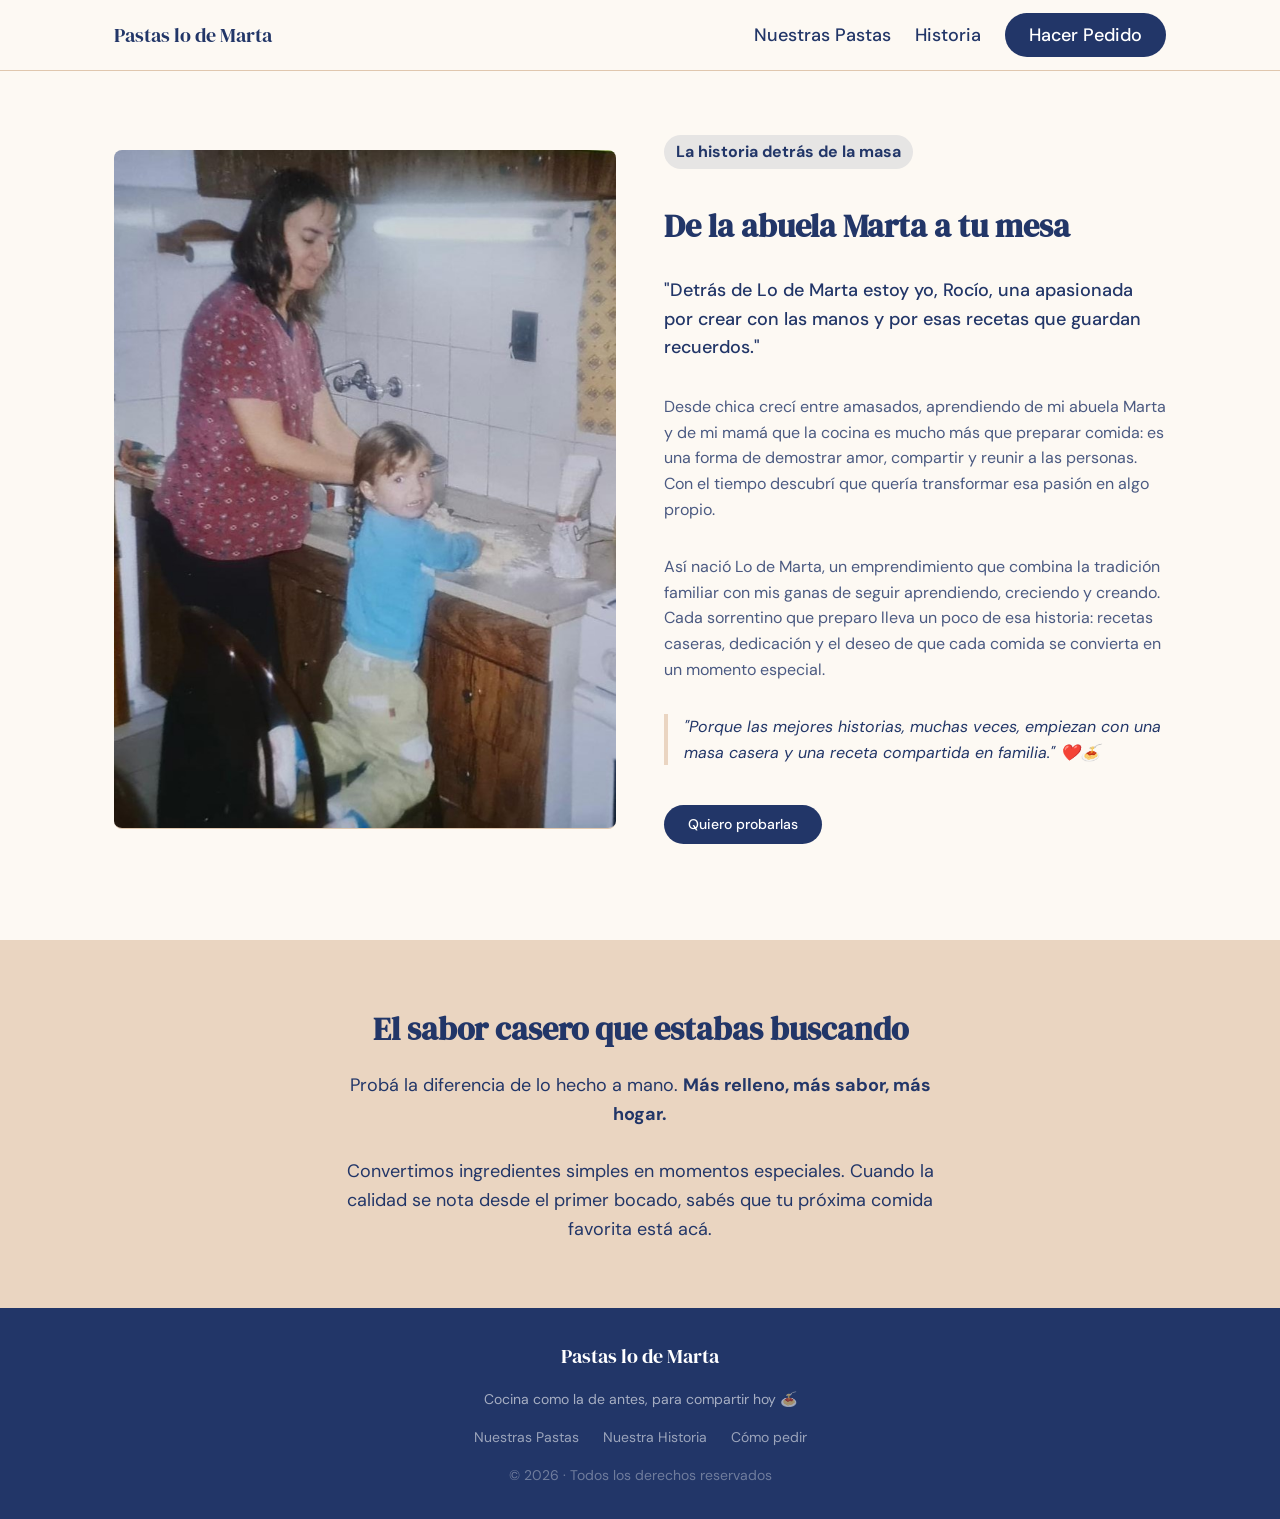
<file: historia.html>
<!DOCTYPE html>
<html lang="es">

<head>
  <meta charset="UTF-8" />
  <meta name="viewport" content="width=device-width, initial-scale=1.0" />
  <meta name="description"
    content="Conocé la historia detrás de nuestras pastas artesanales. De Ucrania a tu mesa, una tradición que cruza el océano." />
  <link rel="icon"
    href="data:image/svg+xml,<svg xmlns='http://www.w3.org/2000/svg' viewBox='0 0 100 100'><text y='.9em' font-size='90'>🍝</text></svg>" />
  <title>Nuestra Historia | Pastas lo de Marta</title>

  <link rel="preconnect" href="https://fonts.googleapis.com" />
  <link rel="preconnect" href="https://fonts.gstatic.com" crossorigin />
  <link href="https://fonts.googleapis.com/css2?family=DM+Sans:wght@400;500;700&family=DM+Serif+Display&display=swap"
    rel="stylesheet" />

  <link rel="stylesheet" href="css/variables.css" />
  <link rel="stylesheet" href="css/base.css" />
  <link rel="stylesheet" href="css/components.css" />
  <link rel="stylesheet" href="css/layout.css" />
</head>

<body>
  <header class="header">
    <nav class="nav container">
      <a href="index.html" class="nav__logo">Pastas lo de Marta</a>

      <button class="nav__toggle" aria-label="Abrir menú" id="navToggle">
        <span></span>
        <span></span>
        <span></span>
      </button>

      <ul class="nav__links" id="navLinks">
        <li><a href="index.html#productos">Nuestras Pastas</a></li>
        <li><a href="historia.html">Historia</a></li>
        <li><a href="index.html#contacto" class="btn btn--primary">Hacer Pedido</a></li>
      </ul>
    </nav>
  </header>

  <section class="section" style="padding-top: 4rem;">
    <div class="container">
      <div class="split">

        <div class="split__image">
          <img src="assets/images/historia.jpg" alt="Rocío y la historia de Lo de Marta" class="card__image"
            style="height: 100%; border-radius: var(--radius-md); object-fit: cover; min-height: 400px;" loading="lazy"
            onerror="this.outerHTML='<div class=\'image-placeholder--nostalgic\'>📷 Foto de Rocío / Familia</div>'">
        </div>

        <div class="split__content">
          <span class="hero__tag"
            style="background: rgba(34, 54, 104, 0.1); color: var(--color-accent); font-weight: bold; padding: 4px 12px; border-radius: 20px; display: inline-block; margin-bottom: 1rem; width: fit-content;">La
            historia detrás de la masa</span>
          <h1 class="section__title">De la abuela Marta a tu mesa</h1>

          <p
            style="color: var(--color-text); font-size: var(--text-lg); margin-bottom: var(--space-4); font-weight: 500;">
            "Detrás de Lo de Marta estoy yo, Rocío, una apasionada por crear con las manos y por esas recetas que
            guardan recuerdos."
          </p>

          <p style="color: var(--color-muted); margin-bottom: var(--space-4);">
            Desde chica crecí entre amasados, aprendiendo de mi abuela Marta y de mi mamá que la cocina es mucho más que
            preparar comida: es una forma de demostrar amor, compartir y reunir a las personas. Con el tiempo descubrí
            que quería transformar esa pasión en algo propio.
          </p>

          <p style="color: var(--color-muted); margin-bottom: var(--space-4);">
            Así nació Lo de Marta, un emprendimiento que combina la tradición familiar con mis ganas de seguir
            aprendiendo, creciendo y creando. Cada sorrentino que preparo lleva un poco de esa historia: recetas
            caseras, dedicación y el deseo de que cada comida se convierta en un momento especial.
          </p>

          <blockquote
            style="border-left: 4px solid var(--color-surface); padding-left: 1rem; margin-bottom: var(--space-6); font-style: italic; color: var(--color-text);">
            "Porque las mejores historias, muchas veces, empiezan con una masa casera y una receta compartida en
            familia." ❤️🍝
          </blockquote>

          <a href="index.html#productos" class="btn btn--primary" style="align-self: flex-start;">Quiero probarlas</a>
        </div>

      </div>
    </div>
  </section>

  <section class="section section--alt"
    style="text-align: center; background-color: var(--color-surface); margin-top: var(--space-8);">
    <div class="container">
      <h2
        style="font-family: var(--font-display); font-size: var(--text-3xl); color: var(--color-text); margin-bottom: var(--space-4);">
        El sabor casero que estabas buscando</h2>
      <p style="color: var(--color-text); font-size: var(--text-lg); max-width: 600px; margin: 0 auto;">
        Probá la diferencia de lo hecho a mano. <strong>Más relleno, más sabor, más hogar.</strong><br><br>
        Convertimos ingredientes simples en momentos especiales. Cuando la calidad se nota desde el primer bocado, sabés
        que tu próxima comida favorita está acá.
      </p>
    </div>
  </section>

  <footer class="footer">
    <div class="container footer__inner">
      <a href="index.html" class="footer__logo">Pastas lo de Marta</a>
      <p class="footer__tagline">Cocina como la de antes, para compartir hoy 🍝</p>
      <nav class="footer__links">
        <a href="index.html#productos">Nuestras Pastas</a>
        <a href="historia.html">Nuestra Historia</a>
        <a href="index.html#contacto">Cómo pedir</a>
      </nav>
      <p class="footer__copy">© 2026 &middot; Todos los derechos reservados</p>
    </div>
  </footer>

  <script src="js/main.js"></script>
</body>

</html>
</file>
<file: css/variables.css>
:root {
  /* === COLORES (Pastas lo de Marta) === */
  --color-bg: #FDF9F3;
  /* Fondo principal (Un blanco/cremita muy suave) */
  --color-surface: #EAD5C1;
  /* Mantequilla (Para destacar secciones y fondos) */
  --color-border: #E0C7AE;
  /* Bordes suaves basados en el mantequilla */
  --color-text: #223668;
  /* Azul Medianoche (Texto principal y títulos) */
  --color-muted: #4B5A82;
  /* Azul más claro (Texto secundario) */
  --color-inverse: #FFFFFF;
  /* Texto sobre fondo oscuro / Fondo de tarjetas */
  --color-accent: #223668;
  /* Azul Medianoche (Botones principales) */
  --color-accent-light: #2A4280;
  /* Versión hover del botón azul */

  /* === TIPOGRAFÍA === */
  --font-display: 'DM Serif Display', serif;
  /* Para títulos elegantes */
  --font-body: 'DM Sans', sans-serif;
  /* Para texto normal */

  --text-sm: 0.875rem;
  /* 14px */
  --text-base: 1rem;
  /* 16px */
  --text-lg: 1.125rem;
  /* 18px */
  --text-xl: 1.25rem;
  /* 20px */
  --text-2xl: 1.5rem;
  /* 24px */
  --text-3xl: 2rem;
  /* 32px */

  /* === ESPACIADO === */
  --space-2: 0.5rem;
  /* 8px  */
  --space-3: 0.75rem;
  /* 12px */
  --space-4: 1rem;
  /* 16px */
  --space-6: 1.5rem;
  /* 24px */
  --space-8: 2rem;
  /* 32px */
  --space-12: 3rem;
  /* 48px */
  --space-16: 4rem;
  /* 64px */

  /* === BORDES Y SOMBRAS === */
  --radius-md: 8px;
  --radius-full: 9999px;
  --transition: 0.3s ease;
}
</file>
<file: css/base.css>
/* Reset moderno para limpiar estilos por defecto */
*,
*::before,
*::after {
  box-sizing: border-box;
  margin: 0;
  padding: 0;
}

html {
  scroll-behavior: smooth;
  /* Para que al hacer clic en el menú baje suavemente */
}

body {
  font-family: var(--font-body);
  color: var(--color-text);
  background-color: var(--color-bg);
  line-height: 1.6;
  -webkit-font-smoothing: antialiased;
  overflow-x: hidden;
  /* Evita que la página se mueva hacia los costados en celulares */
}

/* Las imágenes siempre se van a adaptar al ancho de la pantalla */
img {
  max-width: 100%;
  height: auto;
  display: block;
}

a {
  color: inherit;
  text-decoration: none;
}

ul {
  list-style: none;
  /* Saca los puntitos feos de las listas */
}

button {
  cursor: pointer;
  border: none;
  background: none;
  font-family: inherit;
}

/* Una clase utilitaria para centrar el contenido de la página */
.container {
  width: 100%;
  max-width: 1100px;
  margin: 0 auto;
  padding: 0 var(--space-6);
}

/* === SECCIONES Y GRID === */
.section {
  padding: var(--space-16) 0;
  scroll-margin-top: 80px; /* Evita que el menú pegajoso tape el título al hacer clic en un enlace */
}

.section__title {
  font-family: var(--font-display);
  font-size: var(--text-3xl);
  margin-bottom: var(--space-2);
}

.section__subtitle {
  color: var(--color-muted);
  font-size: var(--text-lg);
  margin-bottom: var(--space-8);
}

/* El contenedor que agrupa las tarjetas */
.grid {
  display: grid;
  gap: var(--space-6);
}

/* Por defecto (celulares) es 1 sola columna */
.grid--3 {
  grid-template-columns: 1fr;
}

/* En pantallas más grandes (PC o tablets horizontales) pasa a 3 columnas */
@media (min-width: 768px) {
  .grid--3 {
    grid-template-columns: repeat(3, 1fr);
  }
}

/* Fondo alternativo para destacar secciones */
.section--alt {
  background-color: var(--color-surface);
}

/* Comodín para la foto nostálgica */
.image-placeholder--nostalgic {
  height: 350px;
  background-color: #D7D3C8;
  /* Un tono apenas más oscurito, tipo papel viejo */
  border-radius: var(--radius-md);
  display: flex;
  align-items: center;
  justify-content: center;
  color: var(--color-muted);
  font-style: italic;
  font-size: var(--text-sm);
}

@media (min-width: 768px) {
  .image-placeholder--nostalgic {
    height: 450px;
    /* En la compu la foto es más grande */
  }
}
</file>
<file: css/components.css>
/* === BOTONES === */
.btn {
  display: inline-flex;
  align-items: center;
  justify-content: center;
  padding: var(--space-2) var(--space-6);
  border-radius: var(--radius-full);
  font-size: var(--text-sm);
  font-weight: 500;
  transition: all var(--transition);
}

.btn--primary {
  background: var(--color-accent);
  color: var(--color-inverse);
}

.btn--primary:hover {
  background: var(--color-accent-light);
  transform: translateY(-2px);
  /* Pequeño saltito al pasar el mouse */
}

/* Botón fantasma / outline — para acciones secundarias como "Agregar al carrito" */
.btn--ghost {
  background: transparent;
  color: var(--color-text);
  border: 1.5px solid var(--color-border);
}

.btn--ghost:hover {
  border-color: var(--color-accent);
  color: var(--color-accent);
}

/* === TARJETAS (CARDS) === */
.card {
  background: var(--color-inverse);
  border: 1px solid var(--color-border);
  border-radius: var(--radius-md);
  overflow: hidden;
  /* Corta lo que sobresalga para mantener los bordes curvos */
  transition: all var(--transition);
}

/* Pequeño efecto al pasar el dedo/mouse */
.card:hover {
  transform: translateY(-4px);
  box-shadow: 0 12px 24px rgba(0, 0, 0, 0.06);
}

/* El rectángulo gris (por si falta la foto) */
.card__image-placeholder {
  height: 220px;
  background-color: var(--color-surface);
  display: flex;
  align-items: center;
  justify-content: center;
  color: var(--color-text);
  font-size: var(--text-sm);
  border-bottom: 1px solid var(--color-border);
}

/* La foto real del producto */
.card__image {
  width: 100%;
  height: 220px;
  object-fit: cover;
  border-bottom: 1px solid var(--color-border);
  display: block;
}

.card__content {
  padding: var(--space-6);
}

.card__title {
  font-family: var(--font-display);
  font-size: var(--text-xl);
  margin-bottom: var(--space-2);
}

.card__text {
  color: var(--color-muted);
  font-size: var(--text-sm);
}

/* === FORMULARIO === */
.form {
  display: flex;
  flex-direction: column;
  gap: var(--space-4);
}

.form__group {
  display: flex;
  flex-direction: column;
  gap: var(--space-2);
}

.form__group label {
  font-size: var(--text-sm);
  font-weight: 500;
  color: var(--color-text);
}

.form__group input,
.form__group textarea {
  width: 100%;
  padding: var(--space-3) var(--space-4);
  border: 1.5px solid var(--color-border);
  border-radius: var(--radius-md);
  /* Bordes redondeados como las tarjetas */
  font-family: var(--font-body);
  font-size: var(--text-base);
  color: var(--color-text);
  background: var(--color-inverse);
  transition: border-color var(--transition);
  outline: none;
}

/* Efecto cuando hacés clic para escribir */
.form__group input:focus,
.form__group textarea:focus {
  border-color: var(--color-accent);
}

.form__group textarea {
  resize: vertical;
  /* Solo deja agrandar el cuadro hacia abajo */
  min-height: 120px;
}

.btn--full {
  width: 100%;
}

/* === ÍCONO DEL CARRITO === */
.nav__cart {
  font-size: var(--text-xl);
  position: relative;
  display: flex;
  align-items: center;
}

.cart-badge {
  position: absolute;
  top: -8px;
  right: -10px;
  background: var(--color-accent);
  color: var(--color-inverse);
  font-size: 0.7rem;
  font-weight: bold;
  width: 20px;
  height: 20px;
  display: flex;
  align-items: center;
  justify-content: center;
  border-radius: var(--radius-full);
}

/* === MODAL (Ventana Emergente) === */
.modal {
  position: fixed;
  top: 0;
  left: 0;
  width: 100%;
  height: 100%;
  background: rgba(0, 0, 0, 0.5);
  /* Fondo oscuro semitransparente */
  backdrop-filter: blur(4px);
  z-index: 999;
  display: flex;
  align-items: center;
  justify-content: center;

  /* Oculto por defecto */
  opacity: 0;
  visibility: hidden;
  transition: all var(--transition);
}

.modal.is-open {
  opacity: 1;
  visibility: visible;
}

.modal__content {
  background: var(--color-bg);
  width: 90%;
  max-width: 500px;
  border-radius: var(--radius-md);
  padding: var(--space-6);
  max-height: 90vh;
  display: flex;
  flex-direction: column;

  /* Animación de entrada desde abajo */
  transform: translateY(50px);
  transition: all var(--transition);
}

.modal.is-open .modal__content {
  transform: translateY(0);
}

.modal__header {
  display: flex;
  justify-content: space-between;
  align-items: center;
  margin-bottom: var(--space-4);
  padding-bottom: var(--space-4);
  border-bottom: 1px solid var(--color-border);
}

.modal__close {
  font-size: 1.5rem;
  color: var(--color-muted);
}

.modal__body {
  overflow-y: auto;
  /* Para que haga scroll si hay muchos productos */
  margin-bottom: var(--space-4);
  flex-grow: 1;
}

/* Diseño de cada fila de producto en el carrito */
.cart-item {
  display: flex;
  justify-content: space-between;
  align-items: center;
  padding: var(--space-2) 0;
  border-bottom: 1px solid #f0f0f0;
}

.cart-item__controls {
  display: flex;
  align-items: center;
  gap: 10px;
}

.cart-item__btn {
  background: var(--color-surface);
  width: 25px;
  height: 25px;
  border-radius: 4px;
  font-weight: bold;
}

/* === HOW-STEPS (Sección ¿Cómo pedimos?) === */
.how-steps {
  display: grid;
  grid-template-columns: 1fr;
  gap: var(--space-6);
  margin-bottom: var(--space-8);
}

@media (min-width: 768px) {
  .how-steps {
    grid-template-columns: repeat(3, 1fr);
  }
}

.how-step {
  text-align: center;
  padding: var(--space-6);
  background: var(--color-inverse);
  border-radius: var(--radius-md);
  border: 1px solid var(--color-border);
}

.how-step__icon {
  font-size: 2rem;
  display: block;
  margin-bottom: var(--space-4);
}

.how-step__title {
  font-family: var(--font-display);
  font-size: var(--text-lg);
  margin-bottom: var(--space-2);
}

.how-step__text {
  color: var(--color-muted);
  font-size: var(--text-sm);
  line-height: 1.5;
}

/* === INFO-CARDS (Horario / Zona de entrega) === */
.info-cards {
  display: flex;
  flex-direction: column;
  gap: var(--space-4);
  max-width: 640px;
  margin: 0 auto;
}

@media (min-width: 768px) {
  .info-cards {
    flex-direction: row;
  }
}

.info-card {
  display: flex;
  align-items: center;
  gap: var(--space-4);
  padding: var(--space-4) var(--space-6);
  background: var(--color-inverse);
  border-radius: var(--radius-md);
  border: 1px solid var(--color-border);
  flex: 1;
}

.info-card__icon {
  font-size: 1.75rem;
  flex-shrink: 0;
}

.info-card p {
  color: var(--color-muted);
  font-size: var(--text-sm);
  margin-top: 0.2rem;
}
</file>
<file: css/layout.css>
/* === HEADER / NAVEGACIÓN === */
.header {
  position: sticky;
  top: 0;
  z-index: 100;
  background: rgba(253, 249, 243, 0.95);
  /* El color de fondo crema (FDF9F3) un poco transparente */
  backdrop-filter: blur(8px);
  /* Efecto vidrio esmerilado */
  border-bottom: 1px solid var(--color-border);
}

.nav {
  display: flex;
  align-items: center;
  justify-content: space-between;
  height: 70px;
}

.nav__logo {
  font-family: var(--font-display);
  font-size: var(--text-xl);
  color: var(--color-accent);
}

/* Menú en celulares */
.nav__links {
  display: flex;
  /* Ya no usamos 'none' */
  flex-direction: column;
  gap: var(--space-6);
  position: fixed;
  top: 70px;
  left: 0;
  right: 0;
  background: var(--color-bg);
  padding: var(--space-8);
  border-bottom: 1px solid var(--color-border);
  text-align: center;
  z-index: 90;

  /* Magia de la animación: invisible y un poco más arriba */
  opacity: 0;
  visibility: hidden;
  transform: translateY(-20px);
  transition: all var(--transition);
}

/* Estado del menú cuando se abre */
.nav__links.is-open {
  opacity: 1;
  visibility: visible;
  transform: translateY(0);
  /* Baja a su posición original */
}

.nav__links a {
  font-size: var(--text-lg);
  font-weight: 500;
  transition: color var(--transition);
}

.nav__links a:hover {
  color: var(--color-accent);
}

/* Botón hamburguesa */
.nav__toggle {
  display: flex;
  flex-direction: column;
  gap: 5px;
  padding: var(--space-2);
}

.nav__toggle span {
  display: block;
  width: 25px;
  height: 2px;
  background: var(--color-text);
  transition: all var(--transition);
}

/* Adaptación para pantallas grandes (Desktop) */
@media (min-width: 768px) {
  .nav__toggle {
    display: none;
    /* Ocultamos la hamburguesa en PC */
  }

  .nav__links {
    display: flex;
    flex-direction: row;
    align-items: center;
    position: static;
    background: transparent;
    padding: 0;
    border: none;

    /* Reseteamos la animación para PC para que se vea siempre */
    opacity: 1;
    visibility: visible;
    transform: translateY(0);
  }
}

/* === HERO SECTION === */
.hero {
  padding: var(--space-16) 0;
  text-align: center;
  background-color: var(--color-surface);
  /* Fondo mantequilla para separarlo del menú de productos */
  border-bottom: 1px solid var(--color-border);
  
  /* Imagen de fondo con filtro color mantequilla para que las letras se lean bien */
  background-image: linear-gradient(rgba(234, 213, 193, 0.85), rgba(234, 213, 193, 0.85)), url('../assets/images/fondo-hero.jpg');
  background-size: cover;
  background-position: center;
}

.hero__logo {
  max-width: 250px; /* Tamaño generoso para que se lea perfecto */
  margin: 0 auto var(--space-6) auto;
  display: block;
  border-radius: 16px; /* Le damos bordes suavemente redondeados */
  box-shadow: 0 15px 35px rgba(0, 0, 0, 0.2); /* Sombra elegante para "despegarlo" del fondo */
  background-color: #ffffff; /* Asegura que el blanco del logo quede como una etiqueta */
}

.hero__title {
  font-family: var(--font-display);
  font-size: var(--text-3xl);
  line-height: 1.2;
  margin-bottom: var(--space-4);
}

.hero__subtitle {
  color: var(--color-muted);
  font-size: var(--text-lg);
  max-width: 600px;
  margin: 0 auto var(--space-8);
}

@media (min-width: 768px) {
  .hero {
    padding: 6rem 0;
  }

  .hero__title {
    font-size: 3.5rem;
  }
}

/* Animación X cuando el menú está abierto */
.nav__toggle.is-active span:nth-child(1) {
  transform: translateY(7px) rotate(45deg);
}

.nav__toggle.is-active span:nth-child(2) {
  opacity: 0;
  /* Oculta la rayita del medio */
}

.nav__toggle.is-active span:nth-child(3) {
  transform: translateY(-7px) rotate(-45deg);
}

/* === SPLIT (2 columnas para la historia) === */
.split {
  display: grid;
  gap: var(--space-8);
  align-items: center;
}

.split__content {
  display: flex;
  flex-direction: column;
  gap: var(--space-4);
}

/* En la compu, se divide en 2 columnas iguales */
@media (min-width: 768px) {
  .split {
    grid-template-columns: 1fr 1fr;
    gap: var(--space-12);
  }
}

/* === FOOTER === */
.footer {
  background: var(--color-text);
  color: var(--color-inverse);
  padding: var(--space-8) 0;
  text-align: center;
}

.footer__inner {
  display: flex;
  flex-direction: column;
  align-items: center;
  gap: var(--space-4);
}

.footer__logo {
  font-family: var(--font-display);
  font-size: var(--text-xl);
  color: var(--color-inverse);
}

.footer__tagline {
  color: rgba(255, 255, 255, 0.6);
  font-size: var(--text-sm);
}

.footer__links {
  display: flex;
  gap: var(--space-6);
  flex-wrap: wrap;
  justify-content: center;
}

.footer__links a {
  color: rgba(255, 255, 255, 0.55);
  font-size: var(--text-sm);
  transition: color var(--transition);
}

.footer__links a:hover {
  color: var(--color-inverse);
}

.footer__copy {
  color: rgba(255, 255, 255, 0.35);
  font-size: var(--text-sm);
}
</file>
